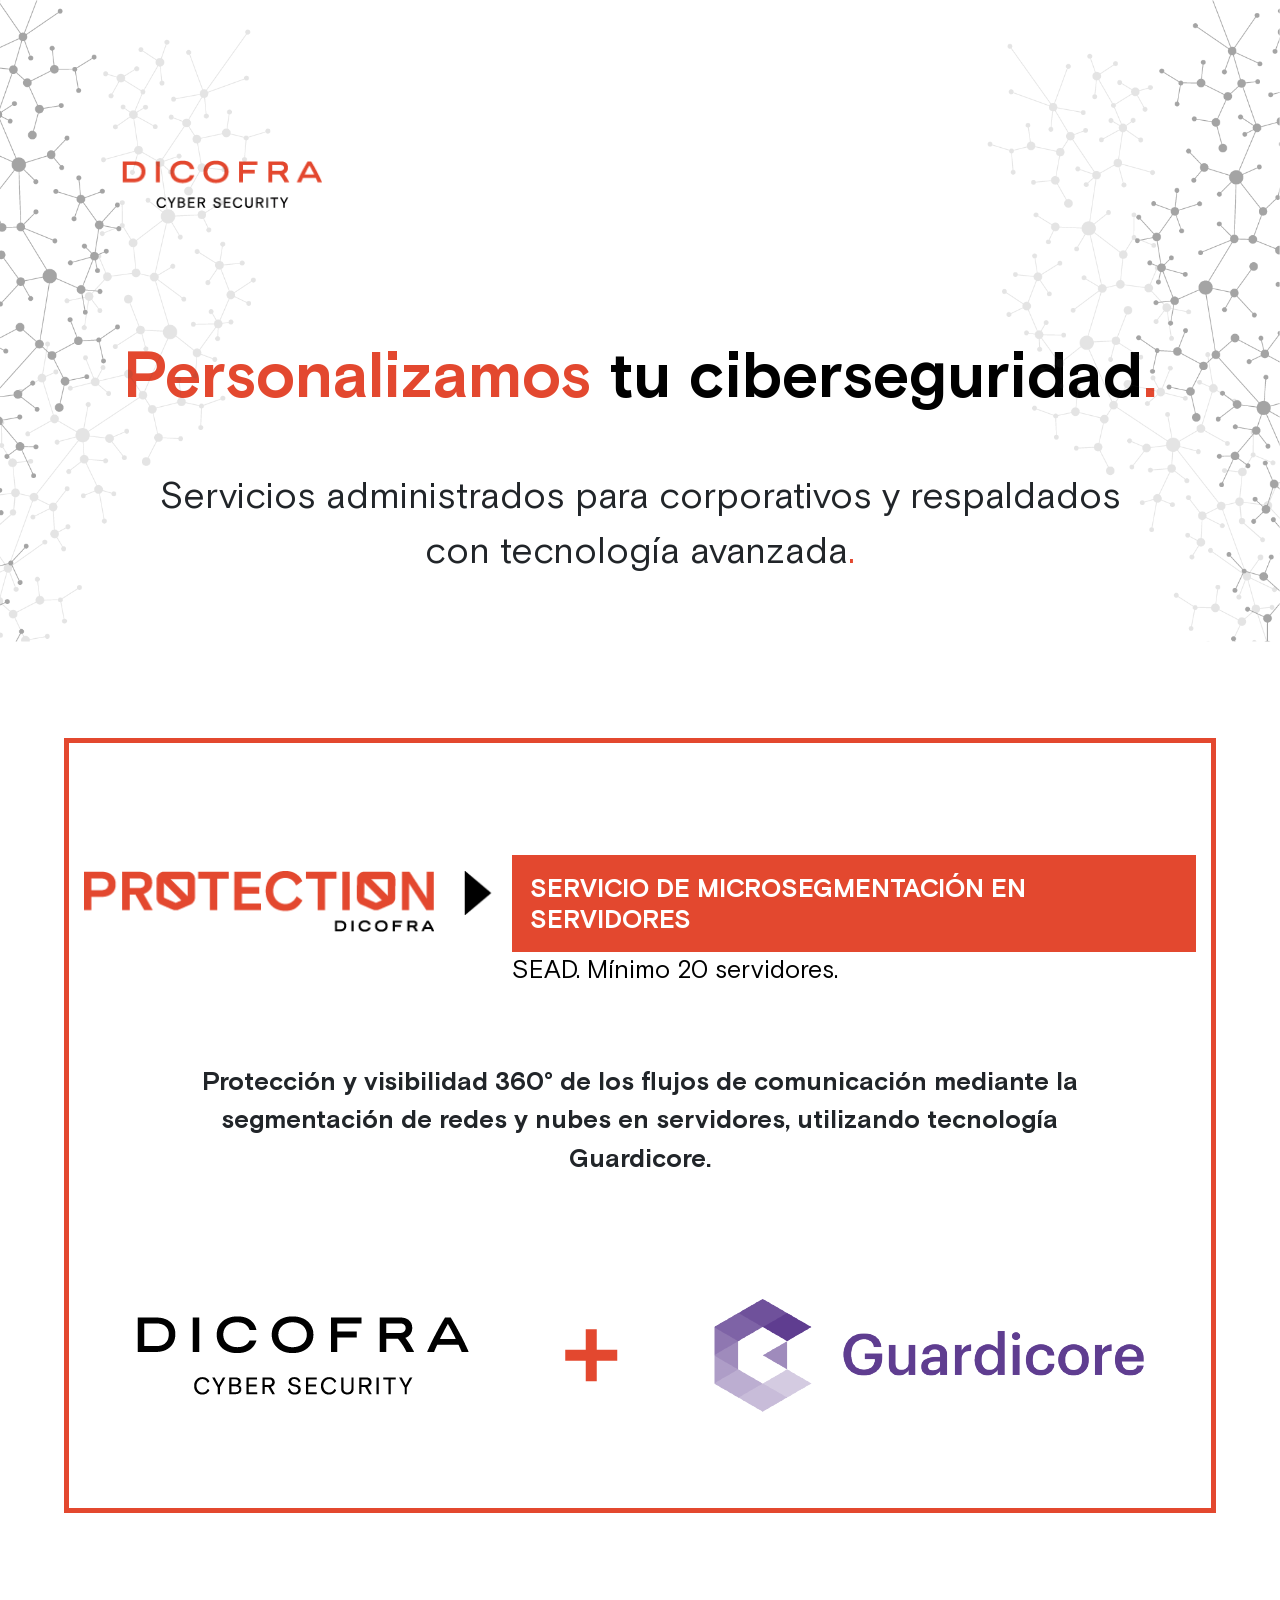
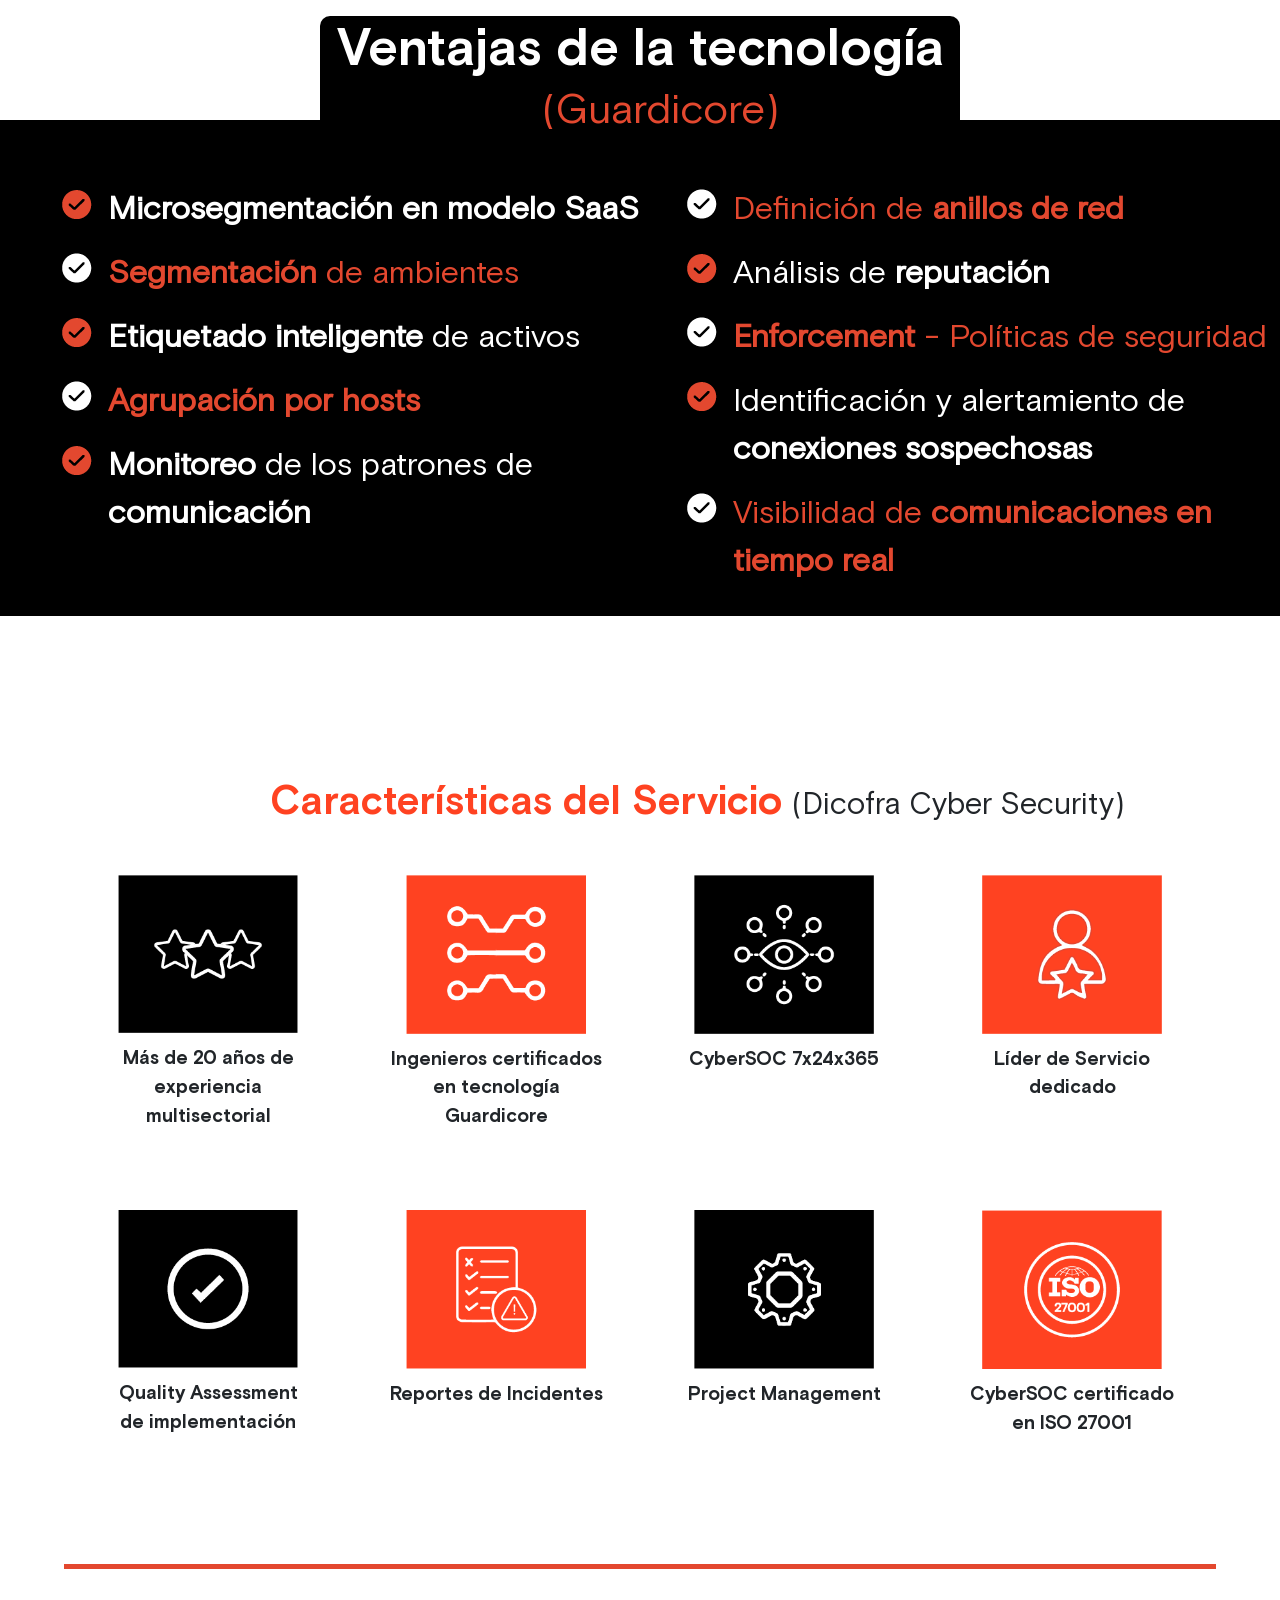
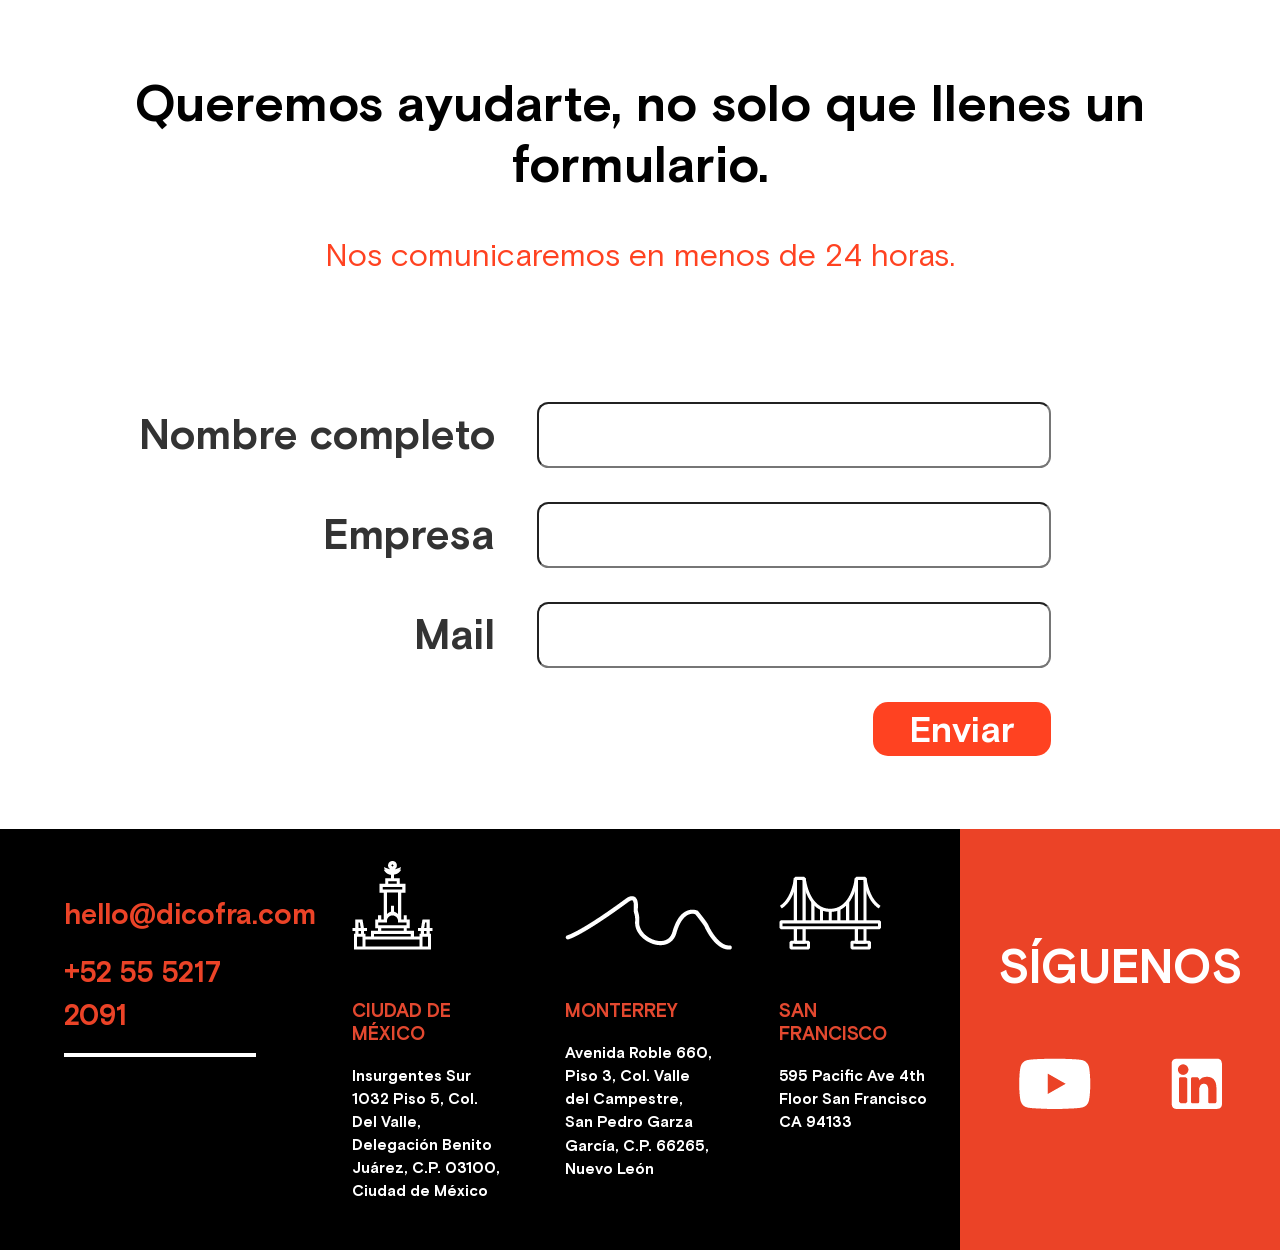
<file: index.html>
<!DOCTYPE html>
<html lang="en">
<head>
    <meta charset="UTF-8">
    <meta http-equiv="X-UA-Compatible" content="IE=edge">
    <meta name="viewport" content="width=device-width, initial-scale=1.0">

    <!-- Bootstrap CSS -->
    <link href="https://cdn.jsdelivr.net/npm/bootstrap@5.0.2/dist/css/bootstrap.min.css" rel="stylesheet" integrity="sha384-EVSTQN3/azprG1Anm3QDgpJLIm9Nao0Yz1ztcQTwFspd3yD65VohhpuuCOmLASjC" crossorigin="anonymous">

    <!-- css -->
    <link rel="stylesheet" href="css/style.css">

    <!-- Icono -->
    <link href="img/logo.ico" rel="icon">

    <!-- Descripción  -->
    <meta name="description" content="Servicio administrado de microsegmentación en servidores para corporativos. Mejora la visibilidad de los flujos de comunicación mediante segmentación en redes.">

    <!-- Keywords -->
    <meta name="keywords" content="ciberseguridad, ciber seguridad, cybersecurity, software de seguridad de red, software de seguridad, software seguridad, seguridad de red, seguridad en al red, seguridad de sfotware, tipos de software de seguridad, programas de seguridad informática, software de seguridad informática, software de ciberseguridad, seguridad en redes de datos, programas para seguridad informática, software para seguridad informática, software ciberseguridad, software de seguridad que es, programas para ciberseguridad, tipo de seguridad de red, software de seguridad tipos, ciberseguridad software, servicio administrado, servicio administrado de ciberseguridad, respaldados, segmentación de redes, tecnología Guardicore, modelo SaaS, SIEMaaS, agrupación por host, monitoreo de ciberseguridad, anillos de red, enforcement, políticas de seguridad, monitoreo en tiempo real, cyberSOC, ISO 27001, Dicofra, microsegmentación, servidores, microsegmentación en servidores.
    ">

    <!-- Open Graph -->
    <meta property="og:title" content="DICOFRA | Microsegmentación en Servidores">
    <meta property="og:type" content="Sitio Web">
    <meta property="og:image" content="img/HEADER/logo.png">
    <meta property="og:image:widht" content="400px">
    <meta property="og:image:height" content="200px">
    <meta property="og:url" content="www.dicofra.com/microsegmentación">
    <meta property="og:description" content="Servicio de microsegmentación en servidores para corporativos, administrado por Dicofra Cyber Security. Mejora la visibilidad de los flujos de comunicación mediante segmentación en redes.">
    <meta property="og:author" content="Jonathan Javier Guglielmo - Damian Abalos">
    <meta property="og:locale" content="en_ES"> 

    <title>DICOFRA | Microsegmentación en Servidores</title>
</head>
<body>
    <!-- Encabezado -->
    <img class="bg-img" src="img/HEADER/backround.png" alt="background" style="position: absolute; width: 100%;">
    <header>
        <!-- logo + bandera -->
        <div>
            <img class="logo" src="img/HEADER/logo.png" alt="DICOFRA Cyber Security">
        </div>
        <!-- h1 -->
        <h1>Personalizamos <span>tu ciberseguridad</span>.</h1>
        <p>Servicios administrados para corporativos y respaldados<br>
            con tecnología avanzada<span>.</span></p>
    </header>

    <section class="section-1">
        <div class="section-1-1">
            <div><img src="img/SECTION1/protection.png" alt="Protection Dicofra Cyber Security"></div>
            <div class="div-triangulo"><img class="triangulo" src="img/SECTION1/Recurso 2.png" alt="Simbolo" style="position: relative;"></div>
            <div class="servicio">
                <h2>SERVICIO DE MICROSEGMENTACIÓN EN SERVIDORES</h2>
                <p>SEAD. Mínimo 20 servidores.</p>
            </div>
        </div>         

        <div class="section-1-2">
            <p>Protección y visibilidad 360° de los flujos de comunicación mediante la segmentación 
                de redes y nubes en servidores, utilizando tecnología Guardicore.</p>
        </div>

        <div class="section-1-3">
            <div><img class="dicofra-logo" src="img/SECTION1/dicofra.png" alt="Logo DICOFRA Cyber Security"></div>
            <div><img src="img/SECTION1/mas.png" alt="icono +"></div>
            <div><img class="guardicore-logo"src="img/SECTION1/guardicore.png" alt="Logo Guardicore"></div>
        </div>
    </section>

    <section class="section-2">
        <h2>Ventajas de la tecnología <span>(Guardicore)</span></h2>
        <div>
            <ul>
                <li><img src="img/SECTION2/tilde-roja.png" alt="tilde-roja"><p class="texto-blanco"><strong>Microsegmentación en modelo SaaS</strong></p></li>
                <li><img src="img/SECTION2/tilde-blanca.png" alt="tilde-blanca"><p class="texto-rojo"><strong>Segmentación</strong> de ambientes</p></li>
                <li><img src="img/SECTION2/tilde-roja.png" alt="tilde-roja"><p class="texto-blanco"><strong>Etiquetado inteligente</strong> de activos</p></li>
                <li><img src="img/SECTION2/tilde-blanca.png" alt="tilde-blanca"><p class="texto-rojo"><strong>Agrupación por hosts</strong></p></li>
                <li><img src="img/SECTION2/tilde-roja.png" alt="tilde-roja"><p class="texto-blanco"><strong>Monitoreo</strong> de los patrones de <br><strong>comunicación</strong></p></li>
            </ul>
            <ul>
                <li><img src="img/SECTION2/tilde-blanca.png" alt="tilde-blanca"><p class="texto-rojo">Definición de <strong>anillos de red</strong></p></li>
                <li><img src="img/SECTION2/tilde-roja.png" alt="tilde-roja"><p class="texto-blanco">Análisis de <strong>reputación</strong></p></li>
                <li><img src="img/SECTION2/tilde-blanca.png" alt="tilde-blanca"><p class="texto-rojo"><strong>Enforcement</strong> - Políticas de seguridad</p></li>
                <li><img src="img/SECTION2/tilde-roja.png" alt="tilde-roja"><p class="texto-blanco">Identificación y alertamiento de <br><strong>conexiones sospechosas</strong></p></li>
                <li><img src="img/SECTION2/tilde-blanca.png" alt="tilde-blanca"><p class="texto-rojo">Visibilidad de <strong>comunicaciones en <br> tiempo real</strong></p></li>
            </ul>
        </div>
    </section>

    <section class="section-3">
        <div class="titulo">
            <h3>Características del Servicio</h3>
            <p>(Dicofra Cyber Security)</p>
        </div>
        <div class="row servicios">
            <div class="col-xl-3 col-lg-6 col-md-6 col-sm-12 tarjeta">
                <div>
                    <img src="img/SECTION3/experiencia.png" alt="Experiencia multisectorial en Ciberseguridad">
                    <div><p>Más de 20 años de <br>experiencia multisectorial</p></div>                    
                </div>                
            </div>
            <div class="col-xl-3 col-lg-6 col-md-6 col-sm-12 tarjeta">
                <div>
                    <img src="img/SECTION3/ingenieros.png" alt="Ingenieros certificados en Guardicore">
                    <div><p>Ingenieros certificados <br>en tecnología Guardicore</p></div>
                </div>
            </div>
            <div class="col-xl-3 col-lg-6 col-md-6 col-sm-12 tarjeta">
                <div>
                    <img src="img/SECTION3/cybersoc.png" alt="CyberSOC 24 horas todo el año">
                    <div><p>CyberSOC 7x24x365</p></div>
                </div>                
            </div>
            <div class="col-xl-3 col-lg-6 col-md-6 col-sm-12 tarjeta">
                <div>
                    <img src="img/SECTION3/lider.png" alt="Líder de servicio dedicado en ciberseguridad">
                    <div><p>Líder de Servicio dedicado</p></div>
                </div>
            </div>
            <div class="col-xl-3 col-lg-6 col-md-6 col-sm-12 tarjeta">
                <div>
                    <img src="img/SECTION3/quality.png" alt="Quality Assessment de implementación">
                    <div><p>Quality Assessment <br>de implementación</p></div>
                </div>                
            </div>
            <div class="col-xl-3 col-lg-6 col-md-6 col-sm-12 tarjeta">
                <div>
                    <img src="img/SECTION3/reportes.png" alt="Reportes de incidentes en ciberseguridad">
                    <div><p>Reportes de Incidentes</p></div>
                </div>
            </div>
            <div class="col-xl-3 col-lg-6 col-md-6 col-sm-12 tarjeta">
                <div>
                    <img src="img/SECTION3/project.png" alt="Project Management en ciberseguridad">
                    <div><p>Project Management</p></div>
                </div>
            </div>
            <div class="col-xl-3 col-lg-6 col-md-6 col-sm-12 tarjeta">
                <div>
                    <img src="img/SECTION3/iso.png" alt="CyberSOC certificado en ISO 27001">
                    <div><p>CyberSOC certificado <br>en ISO 27001</p></div>
                </div>
            </div>
        </div>
    </section>

    <section class="form">
        <div class="container-fluid justify-content-around">
            <div class="contact_form">
                <div class="container-fluid justify-content-around">
                    <div class="formulario">      
                    <h4>Queremos ayudarte, no solo que llenes un formulario.</h4>
                    <h5>Nos comunicaremos en menos de 24 horas.</h5>
                    <form action="https://formsubmit.co/hello@dicofra.com" method="POST">       
                        <div class="row">
                            <label for="nombre" class="colocar_nombre col-lg-5 col-sm-12">Nombre completo</label>
                            <input type="text" name="introducir_nombre" id="nombre" required="obligatorio" class="col-lg-5 col-sm-10">
                            <div class="col-lg-2 d-none"></div>
                        </div>
                        <div class="row">
                            <label for="company" class="colocar_empresa col-lg-5 col-sm-12">Empresa</label>
                            <input type="text" name="introducir_empresa" id="empresa" class="col-lg-5 col-sm-10">
                            <div class="col-lg-2 d-none"></div>
                        </div>       
                        <div class="row">
                            <label for="email" class="colocar_email col-lg-5 col-sm-12">Mail</label>
                            <input type="email" name="introducir_email" id="email" required="obligatorio" class="col-lg-5 col-sm-10">
                            <div class="col-lg-2 d-none"></div>
                        </div> 
                        <div class="row boton">
                            <div class="col-lg-5 boton-fantasma"></div>
                            <div class="boton col-lg-5 col-sm-12"><button type="submit" name="enviar_formulario" id="enviar">Enviar</button></div>
                            <div class="col-lg-2"></div> 
                        </div>     
                    </form>
                    </div> 
                </div> 
            </div>
        </div>
    </section>

    <footer class="row">
        <div class="col-lg-3 col-md-6 col-sm-12 contacto">
            <div>
                <p>hello@dicofra.com</p>
                <p>+52 55 5217 2091</p>
            </div>
            
        </div>
        <div class="col-lg-6 col-md-12 col-sm-12 sucursales row justify-content-center">
            <div class="col-lg-4 col-sm-12 d-flex ">
                <img class="cdm" src="img/FOOTER/ciudad-de-mexico.png" alt="Ciudad de México">
                <div><h6>CIUDAD DE MÉXICO</h6>
                    <p>Insurgentes Sur 1032 Piso 5,
                        Col. Del Valle, Delegación Benito Juárez,
                        C.P. 03100, Ciudad de México</p></div>
            </div>
            <div class="col-lg-4 col-sm-12 d-flex ">
                <img class="mont" src="img/FOOTER/monterrey.png" alt="Monterrey">
                <div><h6>MONTERREY</h6>
                    <p>Avenida Roble 660, Piso 3,
                        Col. Valle del Campestre,
                        San Pedro Garza García, C.P. 66265,
                        Nuevo León</p></div>
            </div>
            <div class="col-lg-4 col-sm-12 d-flex ">
                <img class="sanf" src="img/FOOTER/san-francisco.png" alt="San Francisco">
                <div><h6>SAN FRANCISCO</h6>
                    <p>595 Pacific Ave 4th Floor
                        San Francisco CA 94133</p></div>
            </div>
        </div>
        <div class="col-lg-3 col-md-6 col-sm-12 siguenos">
            <div>
                <p class="w-100">SÍGUENOS</p>
                <div>
                    <a href="https://www.youtube.com/channel/UCoeJjdk55n326zCj03r04FQ"><img src="img/FOOTER/yt-icon.png" alt="youtube icon"></a>
                    <a href="https://www.linkedin.com/company/dicofra-cyber-security/"><img src="img/FOOTER/in-icon.png" alt="linkedin icon"></a>
                </div>
            </div>
            
                        
        </div>
    </footer>

    <script src="https://cdn.jsdelivr.net/npm/bootstrap@5.0.2/dist/js/bootstrap.bundle.min.js" integrity="sha384-MrcW6ZMFYlzcLA8Nl+NtUVF0sA7MsXsP1UyJoMp4YLEuNSfAP+JcXn/tWtIaxVXM" crossorigin="anonymous"></script>
</body>
</html>
</file>
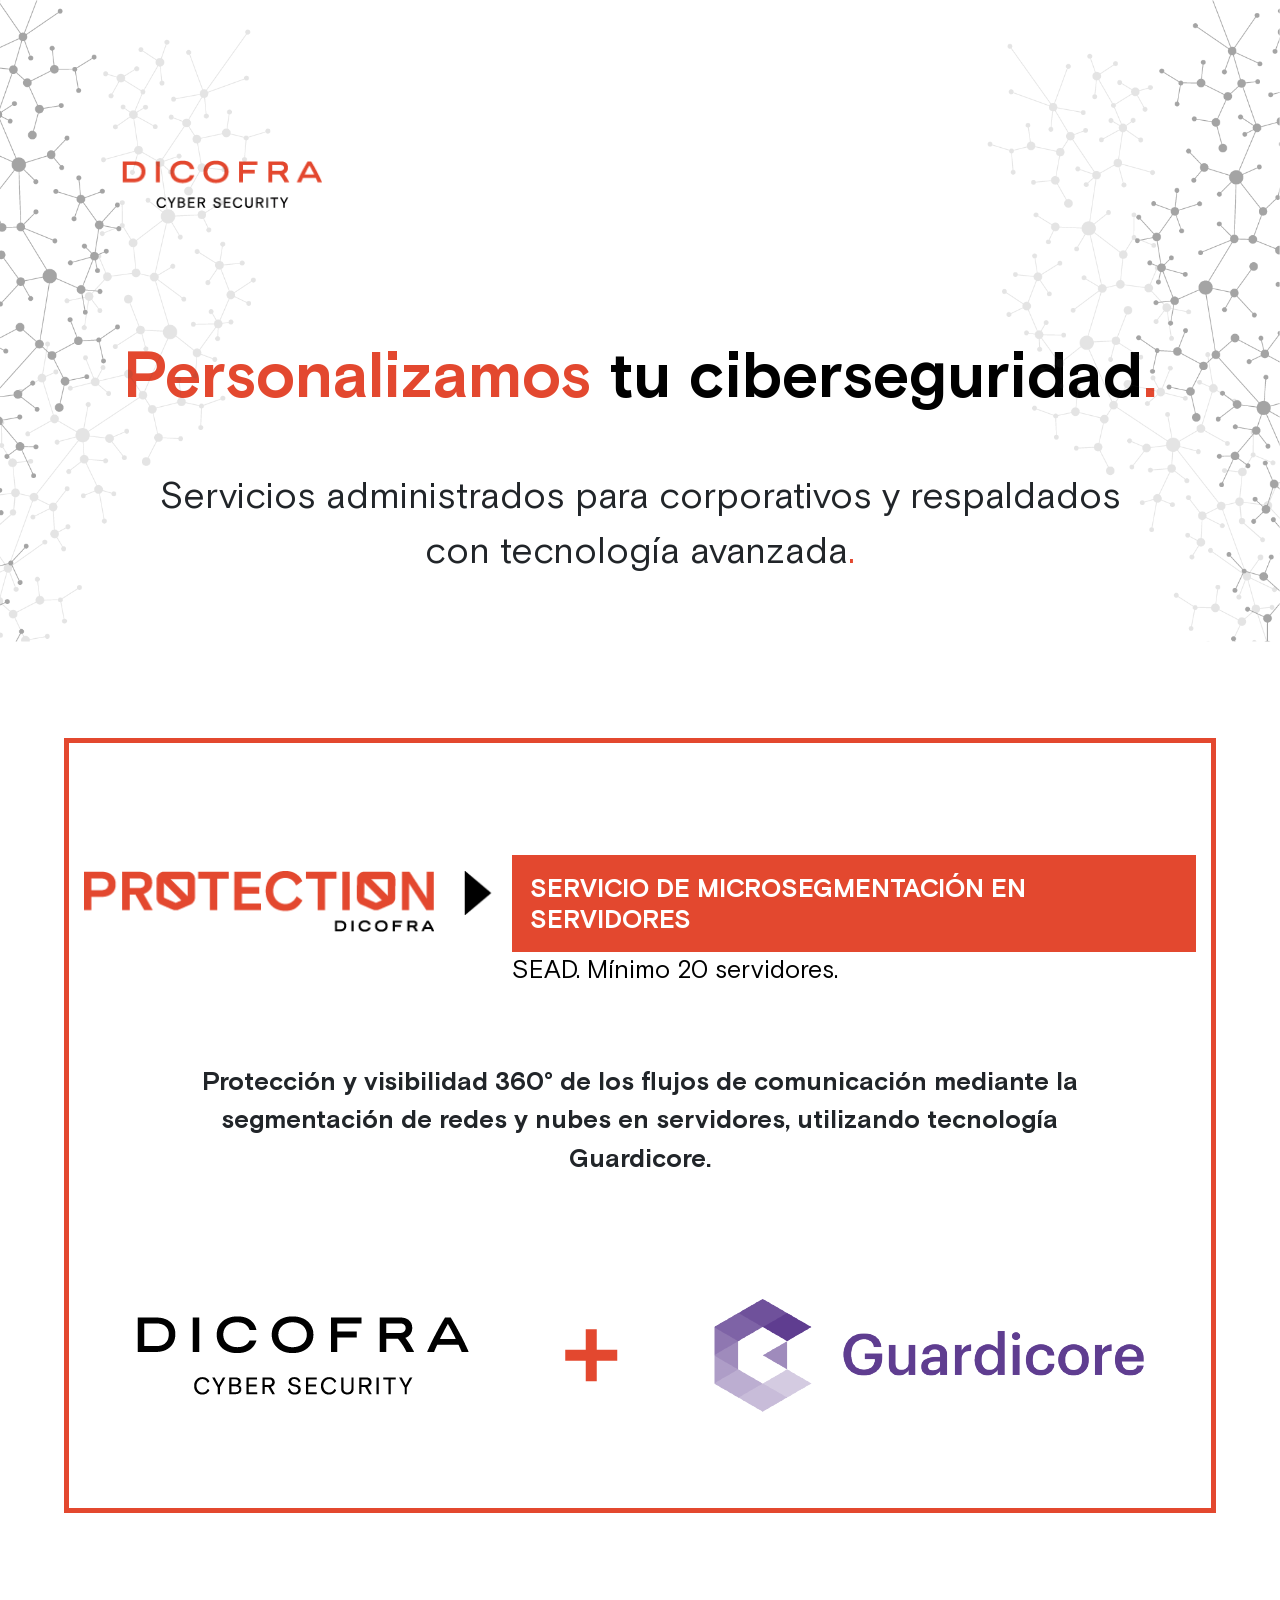
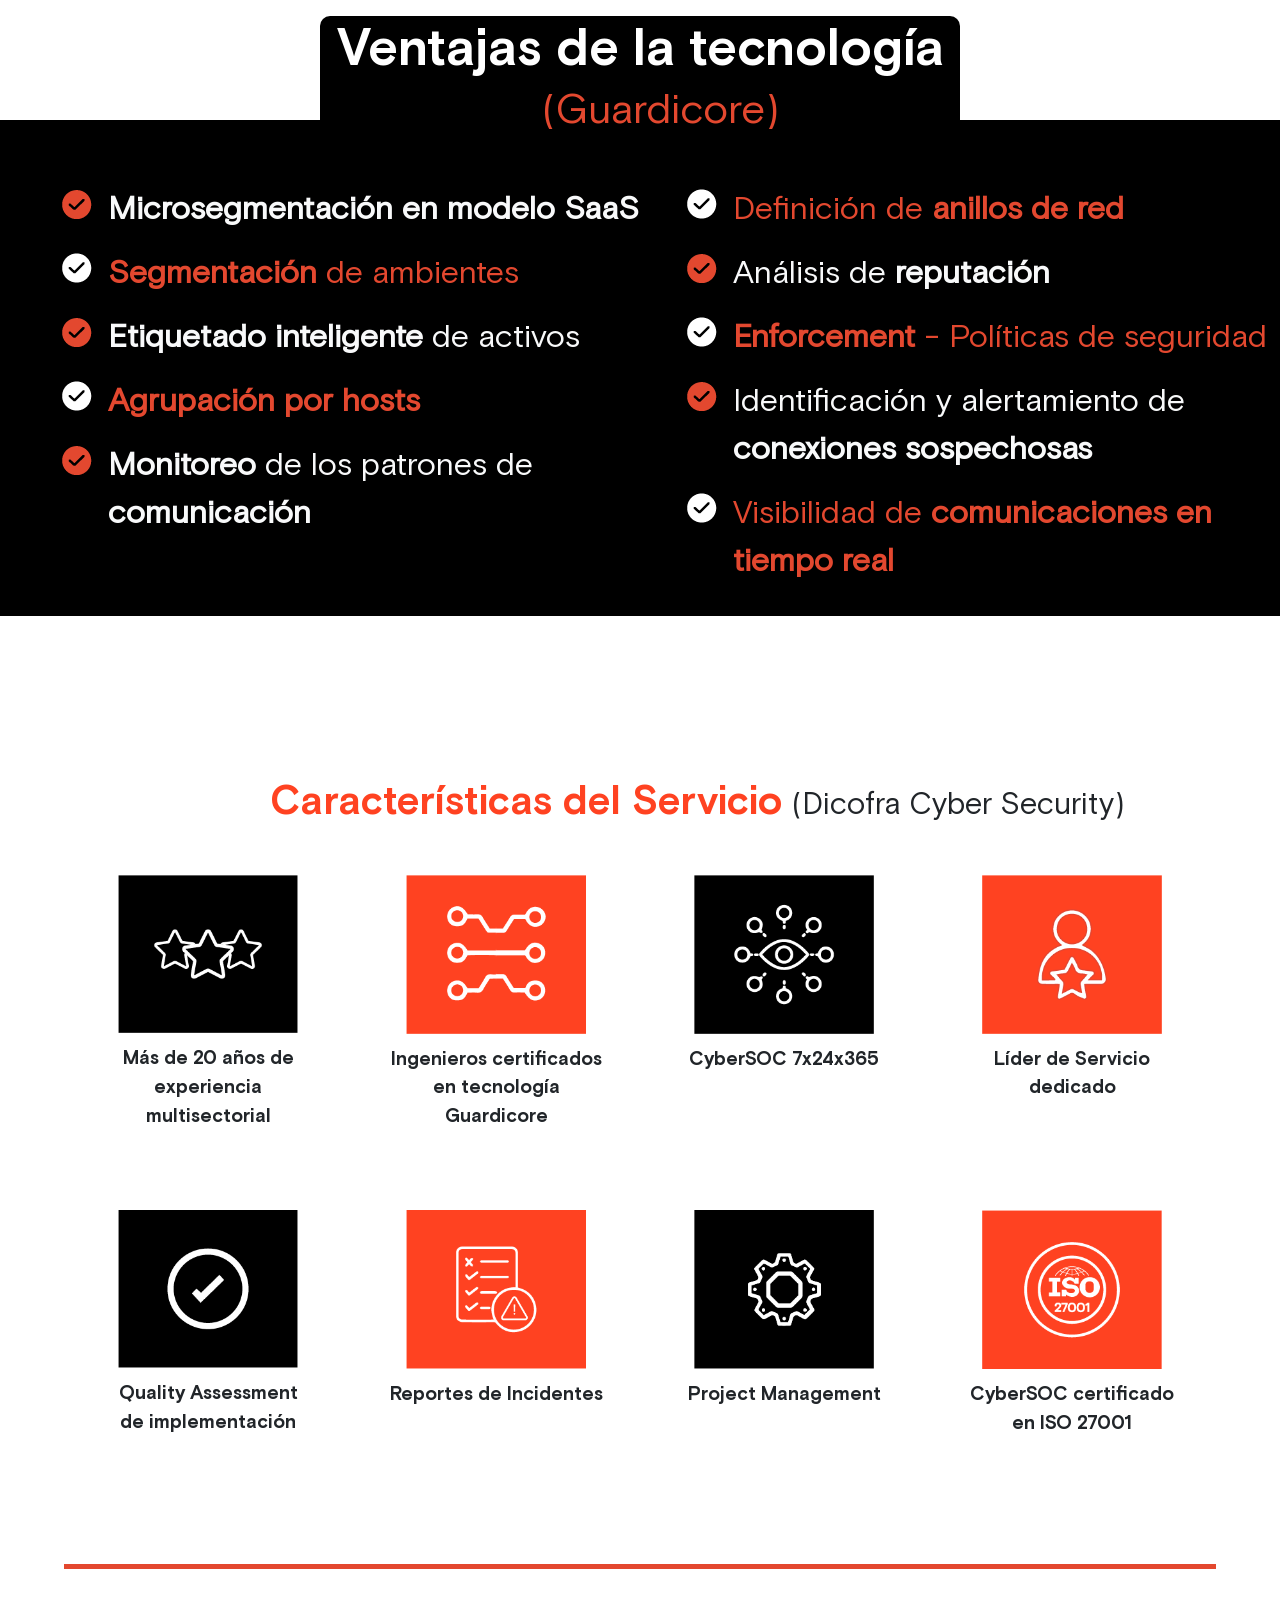
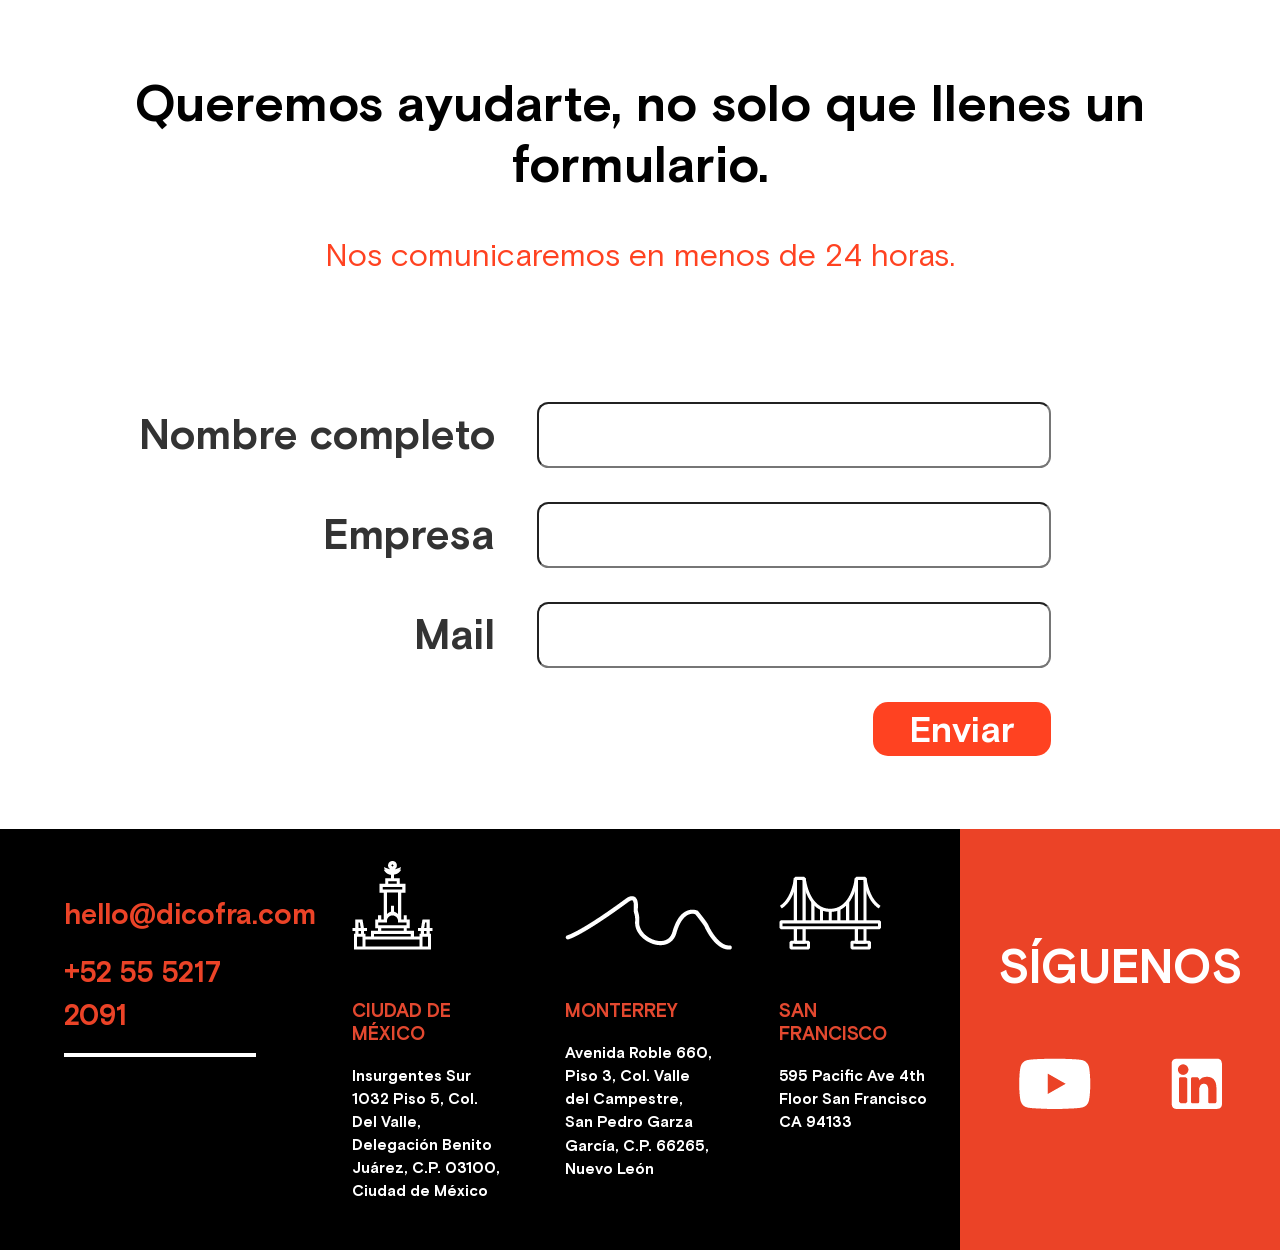
<file: microsegmentacion.html>
<!DOCTYPE html>
<html lang="en">
<head>
    <meta charset="UTF-8">
    <meta http-equiv="X-UA-Compatible" content="IE=edge">
    <meta name="viewport" content="width=device-width, initial-scale=1.0">

    <!-- Bootstrap CSS -->
    <link href="https://cdn.jsdelivr.net/npm/bootstrap@5.0.2/dist/css/bootstrap.min.css" rel="stylesheet" integrity="sha384-EVSTQN3/azprG1Anm3QDgpJLIm9Nao0Yz1ztcQTwFspd3yD65VohhpuuCOmLASjC" crossorigin="anonymous">

    <!-- css -->
    <link rel="stylesheet" href="css/style.css">

    <!-- Icono -->
    <link href="img/logo.ico" rel="icon">

    <!-- Descripción  -->
    <meta name="description" content="Servicio administrado de microsegmentación en servidores para corporativos. Mejora la visibilidad de los flujos de comunicación mediante segmentación en redes.">

    <!-- Keywords -->
    <meta name="keywords" content="ciberseguridad, ciber seguridad, cybersecurity, software de seguridad de red, software de seguridad, software seguridad, seguridad de red, seguridad en al red, seguridad de sfotware, tipos de software de seguridad, programas de seguridad informática, software de seguridad informática, software de ciberseguridad, seguridad en redes de datos, programas para seguridad informática, software para seguridad informática, software ciberseguridad, software de seguridad que es, programas para ciberseguridad, tipo de seguridad de red, software de seguridad tipos, ciberseguridad software, servicio administrado, servicio administrado de ciberseguridad, respaldados, segmentación de redes, tecnología Guardicore, modelo SaaS, SIEMaaS, agrupación por host, monitoreo de ciberseguridad, anillos de red, enforcement, políticas de seguridad, monitoreo en tiempo real, cyberSOC, ISO 27001, Dicofra, microsegmentación, servidores, microsegmentación en servidores.
    ">

    <!-- Open Graph -->
    <meta property="og:title" content="DICOFRA | Microsegmentación en Servidores">
    <meta property="og:type" content="Sitio Web">
    <meta property="og:image" content="img/HEADER/logo.png">
    <meta property="og:image:widht" content="400px">
    <meta property="og:image:height" content="200px">
    <meta property="og:url" content="www.dicofra.com/microsegmentación">
    <meta property="og:description" content="Servicio de microsegmentación en servidores para corporativos, administrado por Dicofra Cyber Security. Mejora la visibilidad de los flujos de comunicación mediante segmentación en redes.">
    <meta property="og:author" content="Jonathan Javier Guglielmo - Damian Abalos">
    <meta property="og:locale" content="en_ES"> 

    <title>DICOFRA | Microsegmentación en Servidores</title>
</head>
<body>
    <!-- Encabezado -->
    <img class="bg-img" src="img/HEADER/backround.png" alt="background" style="position: absolute; width: 100%;">
    <header>
        <!-- logo + bandera -->
        <div>
            <img class="logo" src="img/HEADER/logo.png" alt="DICOFRA Cyber Security">
        </div>
        <!-- h1 -->
        <h1>Personalizamos <span>tu ciberseguridad</span>.</h1>
        <p>Servicios administrados para corporativos y respaldados<br>
            con tecnología avanzada<span>.</span></p>
    </header>

    <section class="section-1">
        <div class="section-1-1">
            <div><img src="img/SECTION1/protection.png" alt="Protection Dicofra Cyber Security"></div>
            <div class="div-triangulo"><img class="triangulo" src="img/SECTION1/Recurso 2.png" alt="Simbolo" style="position: relative;"></div>
            <div class="servicio">
                <h2>SERVICIO DE MICROSEGMENTACIÓN EN SERVIDORES</h2>
                <p>SEAD. Mínimo 20 servidores.</p>
            </div>
        </div>         

        <div class="section-1-2">
            <p>Protección y visibilidad 360° de los flujos de comunicación mediante la segmentación 
                de redes y nubes en servidores, utilizando tecnología Guardicore.</p>
        </div>

        <div class="section-1-3">
            <div><img class="dicofra-logo" src="img/SECTION1/dicofra.png" alt="Logo DICOFRA Cyber Security"></div>
            <div><img src="img/SECTION1/mas.png" alt="icono +"></div>
            <div><img class="guardicore-logo"src="img/SECTION1/guardicore.png" alt="Logo Guardicore"></div>
        </div>
    </section>

    <section class="section-2">
        <h2>Ventajas de la tecnología <span>(Guardicore)</span></h2>
        <div>
            <ul>
                <li><img src="img/SECTION2/tilde-roja.png" alt="tilde-roja"><p class="text-light"><strong>Microsegmentación en modelo SaaS</strong></p></li>
                <li><img src="img/SECTION2/tilde-blanca.png" alt="tilde-blanca"><p class="text-red"><strong>Segmentación</strong> de ambientes</p></li>
                <li><img src="img/SECTION2/tilde-roja.png" alt="tilde-roja"><p class="text-light"><strong>Etiquetado inteligente</strong> de activos</p></li>
                <li><img src="img/SECTION2/tilde-blanca.png" alt="tilde-blanca"><p class="text-red"><strong>Agrupación por hosts</strong></p></li>
                <li><img src="img/SECTION2/tilde-roja.png" alt="tilde-roja"><p class="text-light"><strong>Monitoreo</strong> de los patrones de <br><strong>comunicación</strong></p></li>
            </ul>
            <ul>
                <li><img src="img/SECTION2/tilde-blanca.png" alt="tilde-blanca"><p class="text-red">Definición de <strong>anillos de red</strong></p></li>
                <li><img src="img/SECTION2/tilde-roja.png" alt="tilde-roja"><p class="text-light">Análisis de <strong>reputación</strong></p></li>
                <li><img src="img/SECTION2/tilde-blanca.png" alt="tilde-blanca"><p class="text-red"><strong>Enforcement</strong> - Políticas de seguridad</p></li>
                <li><img src="img/SECTION2/tilde-roja.png" alt="tilde-roja"><p class="text-light">Identificación y alertamiento de <br><strong>conexiones sospechosas</strong></p></li>
                <li><img src="img/SECTION2/tilde-blanca.png" alt="tilde-blanca"><p class="text-red">Visibilidad de <strong>comunicaciones en <br> tiempo real</strong></p></li>
            </ul>
        </div>
    </section>

    <section class="section-3">
        <div class="titulo">
            <h3>Características del Servicio</h3>
            <p>(Dicofra Cyber Security)</p>
        </div>
        <div class="row servicios">
            <div class="col-xl-3 col-lg-6 col-md-6 col-sm-12 tarjeta">
                <div>
                    <img src="img/SECTION3/experiencia.png" alt="Experiencia multisectorial en Ciberseguridad">
                    <div><p>Más de 20 años de <br>experiencia multisectorial</p></div>                    
                </div>                
            </div>
            <div class="col-xl-3 col-lg-6 col-md-6 col-sm-12 tarjeta">
                <div>
                    <img src="img/SECTION3/ingenieros.png" alt="Ingenieros certificados en Guardicore">
                    <div><p>Ingenieros certificados <br>en tecnología Guardicore</p></div>
                </div>
            </div>
            <div class="col-xl-3 col-lg-6 col-md-6 col-sm-12 tarjeta">
                <div>
                    <img src="img/SECTION3/cybersoc.png" alt="CyberSOC 24 horas todo el año">
                    <div><p>CyberSOC 7x24x365</p></div>
                </div>                
            </div>
            <div class="col-xl-3 col-lg-6 col-md-6 col-sm-12 tarjeta">
                <div>
                    <img src="img/SECTION3/lider.png" alt="Líder de servicio dedicado en ciberseguridad">
                    <div><p>Líder de Servicio dedicado</p></div>
                </div>
            </div>
            <div class="col-xl-3 col-lg-6 col-md-6 col-sm-12 tarjeta">
                <div>
                    <img src="img/SECTION3/quality.png" alt="Quality Assessment de implementación">
                    <div><p>Quality Assessment <br>de implementación</p></div>
                </div>                
            </div>
            <div class="col-xl-3 col-lg-6 col-md-6 col-sm-12 tarjeta">
                <div>
                    <img src="img/SECTION3/reportes.png" alt="Reportes de incidentes en ciberseguridad">
                    <div><p>Reportes de Incidentes</p></div>
                </div>
            </div>
            <div class="col-xl-3 col-lg-6 col-md-6 col-sm-12 tarjeta">
                <div>
                    <img src="img/SECTION3/project.png" alt="Project Management en ciberseguridad">
                    <div><p>Project Management</p></div>
                </div>
            </div>
            <div class="col-xl-3 col-lg-6 col-md-6 col-sm-12 tarjeta">
                <div>
                    <img src="img/SECTION3/iso.png" alt="CyberSOC certificado en ISO 27001">
                    <div><p>CyberSOC certificado <br>en ISO 27001</p></div>
                </div>
            </div>
        </div>
    </section>

    <section class="form">
        <div class="container-fluid justify-content-around">
            <div class="contact_form">
                <div class="container-fluid justify-content-around">
                    <div class="formulario">      
                    <h4>Queremos ayudarte, no solo que llenes un formulario.</h4>
                    <h5>Nos comunicaremos en menos de 24 horas.</h5>
                    <form action="procesar.php" method="POST">       
                        <div class="row">
                            <label for="name" class="colocar_nombre col-lg-5 col-sm-12">Nombre completo</label>
                            <input type="text" name="name" id="name" required="obligatorio" class="col-lg-5 col-sm-10">
                            <div class="col-lg-2 d-none"></div>
                        </div>
                        <div class="row">
                            <label for="empresa" class="colocar_empresa col-lg-5 col-sm-12">Empresa</label>
                            <input type="text" name="empresa" id="empresa" class="col-lg-5 col-sm-10">
                            <div class="col-lg-2 d-none"></div>
                        </div>       
                        <div class="row">
                            <label for="email" class="colocar_email col-lg-5 col-sm-12">Mail</label>
                            <input type="email" name="email" id="email" required="obligatorio" class="col-lg-5 col-sm-10">
                            <div class="col-lg-2 d-none"></div>
                        </div> 
                        <div class="row boton">
                            <div class="col-lg-5 boton-fantasma"></div>
                            <div class="boton col-lg-5 col-sm-12"><button type="submit" name="enviar_formulario" id="enviar" onclick="alerta">Enviar</button></div>
                            <div class="col-lg-2"></div> 
                        </div>     
                    </form>
                    </div> 
                </div> 
            </div>
        </div>
    </section>

    <footer class="row">
        <div class="col-lg-3 col-md-6 col-sm-12 contacto">
            <div>
                <p>hello@dicofra.com</p>
                <p>+52 55 5217 2091</p>
            </div>           
        </div>
        <div class="col-lg-6 col-md-12 col-sm-12 sucursales row justify-content-center">
            <div class="col-lg-4 col-sm-12 d-flex ">
                <img class="cdm" src="img/FOOTER/ciudad-de-mexico.png" alt="Ciudad de México">
                <div><h6>CIUDAD DE MÉXICO</h6>
                    <p>Insurgentes Sur 1032 Piso 5,
                        Col. Del Valle, Delegación Benito Juárez,
                        C.P. 03100, Ciudad de México</p></div>
            </div>
            <div class="col-lg-4 col-sm-12 d-flex ">
                <img class="mont" src="img/FOOTER/monterrey.png" alt="Monterrey">
                <div><h6>MONTERREY</h6>
                    <p>Avenida Roble 660, Piso 3,
                        Col. Valle del Campestre,
                        San Pedro Garza García, C.P. 66265,
                        Nuevo León</p></div>
            </div>
            <div class="col-lg-4 col-sm-12 d-flex ">
                <img class="sanf" src="img/FOOTER/san-francisco.png" alt="San Francisco">
                <div><h6>SAN FRANCISCO</h6>
                    <p>595 Pacific Ave 4th Floor
                        San Francisco CA 94133</p></div>
            </div>
        </div>
        <div class="col-lg-3 col-md-6 col-sm-12 siguenos">
            <div>
                <p class="w-100">SÍGUENOS</p>
                <div>
                    <a href="https://www.youtube.com/channel/UCoeJjdk55n326zCj03r04FQ"><img src="img/FOOTER/yt-icon.png" alt="youtube icon"></a>
                    <a href="https://www.linkedin.com/company/dicofra-cyber-security/"><img src="img/FOOTER/in-icon.png" alt="linkedin icon"></a>
                </div>
            </div>            
        </div>
    </footer>
    <script src="https://cdn.jsdelivr.net/npm/bootstrap@5.0.2/dist/js/bootstrap.bundle.min.js" integrity="sha384-MrcW6ZMFYlzcLA8Nl+NtUVF0sA7MsXsP1UyJoMp4YLEuNSfAP+JcXn/tWtIaxVXM" crossorigin="anonymous"></script>
    <script type="text/javascript">
        alert("Mensaje enviado exitosamente")
    </script>
</body>
</html>
</file>
<file: css/style.css>
* {
  margin: 0;
  padding: 0;
}

body {
  position: absolute;
}

.row {
  --bs-gutter-x: 0!important;
}

@media (max-width: 600px) {
  .bg-img {
    display: none;
  }
}

@font-face {
  font-family: "BasicGrotesque-Bold";
  src: url(../fonts/BasisGrotesquePro-Bold.ttf);
}
@font-face {
  font-family: "BasicGrotes-Regular";
  src: url(../fonts/BasisGrotesquePro-Regular.ttf);
}
@font-face {
  font-family: "BasicGrotes-light";
  src: url(../fonts/BasisGrotesquePro-Light.ttf);
}
.text-red {
  color: #E3482F;
}

@font-face {
  font-family: "BasicGrotesque-Bold";
  src: url(../fonts/BasisGrotesquePro-Bold.ttf);
}
@font-face {
  font-family: "BasicGrotes-Regular";
  src: url(../fonts/BasisGrotesquePro-Regular.ttf);
}
@font-face {
  font-family: "BasicGrotes-light";
  src: url(../fonts/BasisGrotesquePro-Light.ttf);
}
.text-red {
  color: #E3482F;
}

header {
  width: 90%;
  margin: 10em auto;
}
header div {
  display: flex;
  justify-content: space-between;
  align-items: center;
  margin: 0 5%;
}
header div .logo {
  width: 200px;
}
@media (max-width: 992px) {
  header div .logo {
    justify-content: center;
    margin: auto;
  }
}
header h1 {
  margin-top: 2em;
  color: #E3482F;
  text-align: center;
  font-size: 4em;
  font-family: BasicGrotesque-Bold;
}
header h1 span {
  color: black;
}
@media (max-width: 600px) {
  header h1 {
    font-size: 2.5em;
  }
}
header p {
  margin: 1.5em auto 4em auto;
  text-align: center;
  font-size: 2.3em;
  font-family: BasicGrotes-Regular;
}
header p span {
  color: #E3482F;
}
@media (max-width: 600px) {
  header p {
    font-size: 1.76em;
  }
}

@font-face {
  font-family: "BasicGrotesque-Bold";
  src: url(../fonts/BasisGrotesquePro-Bold.ttf);
}
@font-face {
  font-family: "BasicGrotes-Regular";
  src: url(../fonts/BasisGrotesquePro-Regular.ttf);
}
@font-face {
  font-family: "BasicGrotes-light";
  src: url(../fonts/BasisGrotesquePro-Light.ttf);
}
.text-red {
  color: #E3482F;
}

.section-1 {
  width: 90%;
  margin: 2em auto;
  border: solid #E3482F 5px;
}
.section-1 .section-1-1 {
  display: flex;
  justify-content: center;
  align-items: flex-start;
  margin-top: 8em;
}
@media (max-width: 990px) {
  .section-1 .section-1-1 {
    flex-wrap: wrap;
  }
  .section-1 .section-1-1 .triangulo {
    transform: rotate(90deg);
    transition: all 0.5s;
  }
}
.section-1 .section-1-1 .servicio {
  margin-left: 5px;
}
.section-1 .section-1-1 div {
  margin: 0 15px;
}
.section-1 .section-1-1 div img {
  width: 100%;
  text-align: end;
}
@media (max-width: 990px) {
  .section-1 .section-1-1 div img {
    display: flex;
    justify-content: center;
    width: 80%;
    margin: auto;
  }
}
.section-1 .section-1-1 div h2 {
  background-color: #E3482F;
  padding: 0.8em 0.8em;
  color: white;
  font-size: 1.7em;
  margin: -16px auto 0.5em 0;
  font-family: BasicGrotesque-Bold;
  transition: all 0.5s;
}
.section-1 .section-1-1 div h2:hover {
  transform: scale(1.05);
}
.section-1 .section-1-1 div p {
  color: black;
  font-size: 1.59em;
  font-family: BasicGrotes-Regular;
  margin-top: -15px;
}
@media (max-width: 1400px) {
  .section-1 .section-1-1 div h2 {
    padding: 0.7em 0.7em;
    font-size: 1.6em;
  }
}
@media (max-width: 600px) {
  .section-1 .section-1-1 div h2 {
    margin: 1em 0.5em 1em 1em;
    display: flex;
    justify-content: center;
    font-size: 1.2em;
  }
  .section-1 .section-1-1 p {
    font-size: 1em !important;
    justify-content: center;
    display: flex;
  }
  .section-1 .section-1-1 .barra-1 {
    height: 5em;
  }
  .section-1 .section-1-1 .triangulo {
    display: none;
  }
}
.section-1 .section-1-2 {
  margin-top: 2em;
  margin-bottom: 2em;
}
.section-1 .section-1-2 p {
  font-size: 2em;
  font-family: BasicGrotesque-Bold;
  width: 90%;
  padding: 1em;
  display: flex;
  justify-content: center;
  margin: auto;
  text-align: center;
}
@media (max-width: 1400px) {
  .section-1 .section-1-2 p {
    font-size: 1.6em;
  }
}
.section-1 .section-1-3 {
  margin-top: 4em;
  margin-bottom: 4em;
  display: flex;
  justify-content: center;
  align-items: center;
  flex-wrap: wrap;
}
.section-1 .section-1-3 img {
  margin: 1em 2em;
}
.section-1 .section-1-3 div {
  margin: 1em;
}
@media (max-width: 600px) {
  .section-1 .section-1-3 div .guardicore-logo, .section-1 .section-1-3 div .dicofra-logo {
    width: 70%;
    max-width: 100%;
  }
}
@media (max-width: 1150px) {
  .section-1 .section-1-3 {
    display: block;
    text-align: center;
  }
}

@font-face {
  font-family: "BasicGrotesque-Bold";
  src: url(../fonts/BasisGrotesquePro-Bold.ttf);
}
@font-face {
  font-family: "BasicGrotes-Regular";
  src: url(../fonts/BasisGrotesquePro-Regular.ttf);
}
@font-face {
  font-family: "BasicGrotes-light";
  src: url(../fonts/BasisGrotesquePro-Light.ttf);
}
.text-red {
  color: #E3482F;
}

.section-2 {
  margin-bottom: 5em;
}
.section-2 h2 {
  display: flex;
  justify-content: center;
  align-items: center;
  flex-wrap: wrap;
  font-size: 3.24em !important;
  font-family: BasicGrotesque-Bold;
  width: 50%;
  height: 2em;
  margin: 2em auto 0 auto;
  padding-bottom: 15px;
  color: white;
  background-color: black;
  text-align: center;
  border-radius: 10px 10px 0 0;
  font-size: 2em;
}
.section-2 h2 span {
  color: #E3482F;
  font-size: 0.8em;
  font-family: BasicGrotes-Regular;
  margin-left: 1em;
  margin-top: 5px;
}
.section-2 div {
  background-color: black;
  margin: -10px auto 0 auto;
  display: flex;
  padding-top: 3em;
  justify-content: center;
}
.section-2 div ul li {
  display: flex;
  align-items: baseline;
  list-style: none;
}
.section-2 div ul li img {
  margin: 0 1em;
}
.section-2 div ul li .texto-blanco {
  color: white;
}
.section-2 div ul li .texto-rojo {
  color: #E3482F;
}
.section-2 div ul li p {
  font-size: 2.38em;
  font-family: BasicGrotes-Regular;
}
@media (max-width: 2500px) {
  .section-2 h2 {
    width: 30%;
    font-size: 2em;
  }
}
@media (max-width: 1450px) {
  .section-2 h2 {
    width: 50%;
    font-size: 2em;
  }
  .section-2 div {
    margin: 0 auto 0 auto;
  }
  .section-2 div ul {
    margin-top: 1em;
  }
  .section-2 div ul li p {
    font-size: 2em;
    align-items: end;
  }
}
@media (max-width: 767px) {
  .section-2 h2 {
    width: 90%;
    font-size: 1.5em;
  }
  .section-2 div {
    background-color: black;
    display: block;
  }
  .section-2 div ul {
    margin: auto;
  }
  .section-2 div ul li p {
    font-size: 1em;
  }
}

@font-face {
  font-family: "BasicGrotesque-Bold";
  src: url(../fonts/BasisGrotesquePro-Bold.ttf);
}
@font-face {
  font-family: "BasicGrotes-Regular";
  src: url(../fonts/BasisGrotesquePro-Regular.ttf);
}
@font-face {
  font-family: "BasicGrotes-light";
  src: url(../fonts/BasisGrotesquePro-Light.ttf);
}
.text-red {
  color: #E3482F;
}

.section-3 {
  width: 90%;
  margin: auto;
  padding-bottom: 5em;
  border-bottom: solid #E3482F 5px;
}
.section-3 .titulo {
  display: flex;
  flex-wrap: wrap;
  justify-content: center;
  align-items: baseline;
  margin: 10em 0 0 10%;
}
@media (max-width: 750px) {
  .section-3 .titulo {
    margin: 10em 0 0 0;
  }
}
.section-3 .titulo h3 {
  color: #ff4221;
  font-size: 2.5em;
  font-family: BasicGrotesque-Bold;
  margin-right: 10px;
}
@media (max-width: 1250px) {
  .section-3 .titulo h3 {
    margin-left: 0;
    margin-right: 0;
  }
}
@media (max-width: 750px) {
  .section-3 .titulo h3 {
    text-align: center;
  }
}
.section-3 .titulo p {
  font-size: 1.91em;
  font-family: BasicGrotes-Regular;
}
@media (max-width: 750px) {
  .section-3 .titulo p {
    text-align: center;
  }
}
.section-3 .servicios .tarjeta {
  margin: 2em auto;
}
.section-3 .servicios .tarjeta div {
  display: flex;
  flex-wrap: wrap;
  margin: 0 auto;
  justify-content: center;
  align-items: baseline;
  padding: 0 2em;
}
.section-3 .servicios .tarjeta div img {
  width: 80%;
  transition: all 0.5s;
}
.section-3 .servicios .tarjeta div img:hover {
  transform: scale(1.1);
}
.section-3 .servicios .tarjeta div div {
  padding: 10px 0 0 0;
  margin: 0;
}
.section-3 .servicios .tarjeta div div p {
  font-size: 1.2em;
  font-family: BasicGrotesque-Bold;
  text-align: center;
}

@media (max-width: 992px) {
  .section-3 {
    width: 75%;
  }
  .section-3 h3 {
    display: flex;
    justify-content: center;
  }
}
@font-face {
  font-family: "BasicGrotesque-Bold";
  src: url(../fonts/BasisGrotesquePro-Bold.ttf);
}
@font-face {
  font-family: "BasicGrotes-Regular";
  src: url(../fonts/BasisGrotesquePro-Regular.ttf);
}
@font-face {
  font-family: "BasicGrotes-light";
  src: url(../fonts/BasisGrotesquePro-Light.ttf);
}
.text-red {
  color: #E3482F;
}

.form {
  margin-top: 3em;
}
.form h4 {
  margin-top: 2em;
  margin-bottom: 0.8em;
  color: black;
  font-size: 3.2em;
  font-family: BasicGrotesque-Bold;
  text-align: center;
}
.form h5 {
  margin-bottom: 4em;
  text-align: center;
  color: #ff4221;
  font-size: 2em;
  font-family: BasicGrotes-Regular;
}
.form form div {
  margin-top: 0.8em;
  margin-bottom: 0.8em;
  color: #333333;
  font-size: 2.65em;
  font-family: BasicGrotesque-Bold;
  text-align: right;
}
.form form div label {
  padding-right: 1em;
}
.form form div input {
  border-radius: 0.3em;
  height: 1.4em;
  font-size: 38px;
  padding: 31px 10px;
}
.form .boton {
  justify-content: end;
  margin: 0 0 25px 0;
  font-size: 1.5em;
}
.form .boton button {
  background-color: #ff4221;
  color: white;
  border: none;
  border-radius: 15px;
  text-align: center;
  padding: 0 1em;
  justify-content: end;
}

@media (max-width: 992px) {
  .form h4 {
    font-size: 2.24em;
  }
  .form h5 {
    font-size: 1.8em;
  }
  .form p {
    font-size: 1.5em;
  }
  .form form div label {
    text-align: center;
    padding-right: 0;
  }
  .form form div input {
    margin: auto;
  }
  .form form .boton {
    display: flex;
    justify-content: center;
    margin: 0 auto;
  }
  .form form .boton .boton-fantasma {
    display: none;
  }
}
@font-face {
  font-family: "BasicGrotesque-Bold";
  src: url(../fonts/BasisGrotesquePro-Bold.ttf);
}
@font-face {
  font-family: "BasicGrotes-Regular";
  src: url(../fonts/BasisGrotesquePro-Regular.ttf);
}
@font-face {
  font-family: "BasicGrotes-light";
  src: url(../fonts/BasisGrotesquePro-Light.ttf);
}
.text-red {
  color: #E3482F;
}

footer .contacto {
  background-color: black;
  padding: 4em;
}
@media (max-width: 990px) {
  footer .contacto {
    padding: 1em;
  }
}
footer .contacto div {
  border-bottom: solid white 4px;
  background-color: black;
}
footer .contacto div p {
  color: #eb4327;
  font-size: 1.79em;
  font-family: BasicGrotesque-Bold;
}
footer .sucursales {
  align-items: flex-start;
  display: flex;
  background-color: black;
  align-items: baseline;
}
footer .sucursales img {
  justify-content: left;
  margin: 0 1em 0;
}
footer .sucursales div {
  padding: 2em 1em 1em 1em;
  flex-wrap: wrap;
}
footer .sucursales div img {
  justify-content: left;
  margin: 0 1em 0;
}
footer .sucursales div h6 {
  margin-top: 1em;
  margin-bottom: 1em;
  color: #E3482F;
  font-size: 1.17em;
  font-family: BasicGrotesque-Bold;
}
footer .sucursales div p {
  color: white;
  font-size: 0.96em;
  font-family: BasicGrotesque-Bold;
}
@media (max-width: 990px) {
  footer .sucursales div {
    flex-wrap: nowrap;
    margin: 0;
    max-width: 500px;
  }
  footer .sucursales div .cdm {
    width: 100px;
    height: 110px;
  }
  footer .sucursales div .mont {
    width: 100px;
    height: 82px;
  }
  footer .sucursales div .sanf {
    width: 100px;
    height: 73px;
  }
  footer .sucursales div div {
    padding: 0 2em;
  }
  footer .sucursales div div h6 {
    width: 100%;
    margin: 0;
  }
  footer .sucursales div div p {
    width: 100%;
    margin: 0;
  }
}
footer .siguenos {
  background-color: #eb4327;
  display: flex;
}
@media (max-width: 992px) {
  footer .siguenos {
    order: -1;
  }
}
@media (max-width: 767px) {
  footer .siguenos {
    order: 1;
  }
}
footer .siguenos div {
  margin: auto;
}
footer .siguenos div p {
  display: flex;
  justify-content: center;
  align-items: flex-end;
  color: white;
  font-size: 3em;
  font-family: BasicGrotesque-Bold;
  text-align: center;
}
@media (max-width: 990px) {
  footer .siguenos div p {
    margin-top: 1em;
    font-size: 2em;
  }
}
footer .siguenos div div {
  width: 100%;
  display: flex;
  justify-content: center;
  align-items: center;
}
footer .siguenos div div img {
  margin: 2.5em;
}

/*# sourceMappingURL=style.css.map */
</file>
